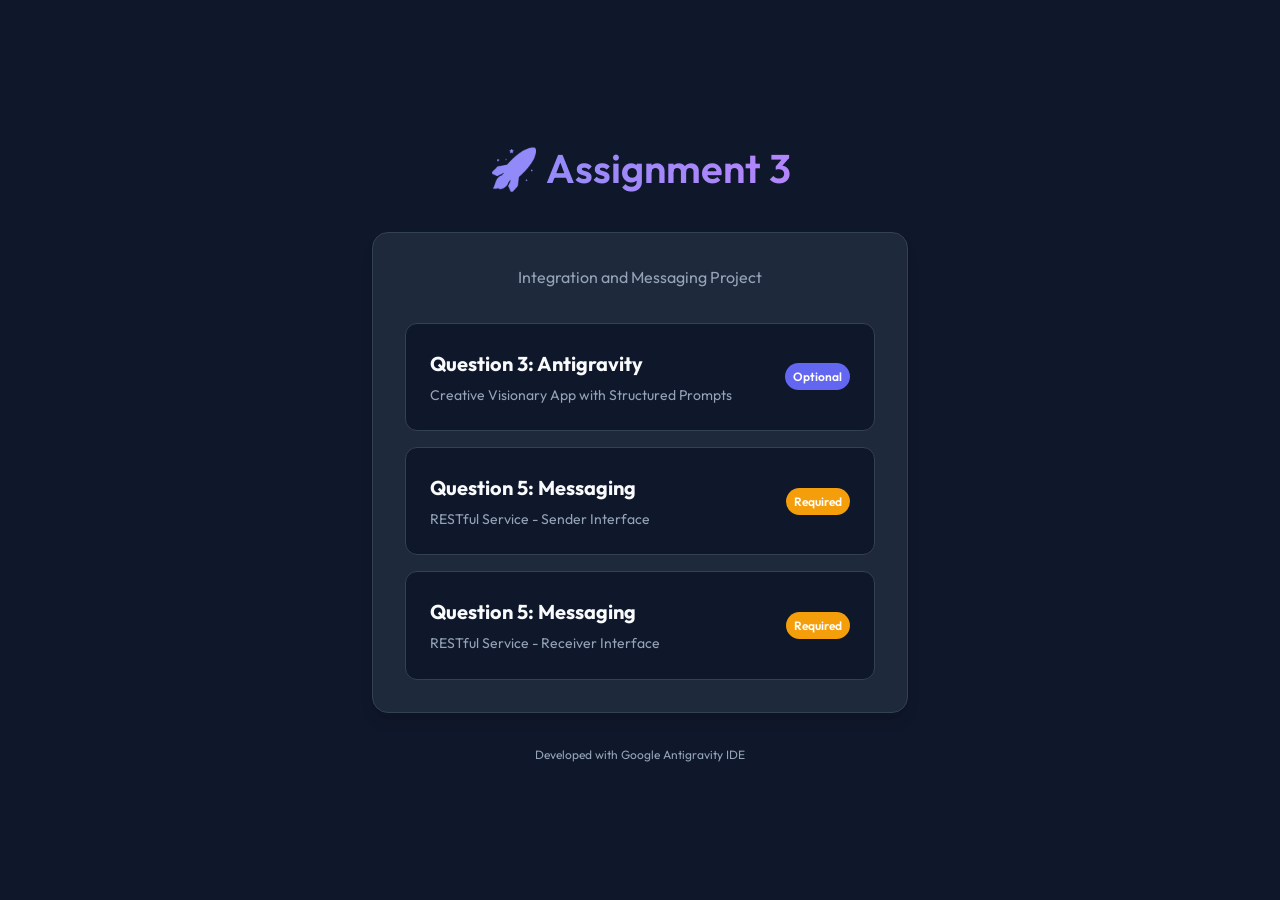
<file: A3/static/index.html>
<!DOCTYPE html>
<html lang="en">

<head>
    <meta charset="UTF-8">
    <meta name="viewport" content="width=device-width, initial-scale=1.0">
    <title>CSE446 Assignment 3 - Home</title>
    <link rel="stylesheet" href="style.css">
    <link href="https://fonts.googleapis.com/css2?family=Outfit:wght@300;400;600&display=swap" rel="stylesheet">
    <style>
        .menu {
            display: flex;
            flex-direction: column;
            gap: 1rem;
            margin-top: 2rem;
        }

        .menu-item {
            display: flex;
            justify-content: space-between;
            align-items: center;
            background-color: var(--bg);
            border: 1px solid var(--border);
            padding: 1.5rem;
            border-radius: 0.75rem;
            text-decoration: none;
            color: var(--text);
            transition: transform 0.2s, border-color 0.2s;
        }

        .menu-item:hover {
            transform: translateY(-2px);
            border-color: var(--primary);
        }

        .item-info h2 {
            font-size: 1.25rem;
            margin-bottom: 0.25rem;
            background: none;
            -webkit-text-fill-color: initial;
            text-align: left;
        }

        .item-info p {
            font-size: 0.875rem;
            color: var(--text-muted);
        }

        .badge {
            background-color: var(--primary);
            color: white;
            font-size: 0.75rem;
            padding: 0.25rem 0.5rem;
            border-radius: 99px;
            font-weight: 600;
        }
    </style>
</head>

<body>
    <div class="container">
        <h1>🚀 Assignment 3</h1>
        <div class="card">
            <p style="text-align: center; color: var(--text-muted); margin-bottom: 1rem;">
                Integration and Messaging Project
            </p>

            <div class="menu">
                <a href="antigravity_app.html" class="menu-item">
                    <div class="item-info">
                        <h2>Question 3: Antigravity</h2>
                        <p>Creative Visionary App with Structured Prompts</p>
                    </div>
                    <span class="badge">Optional</span>
                </a>

                <a href="sender.html" class="menu-item">
                    <div class="item-info">
                        <h2>Question 5: Messaging</h2>
                        <p>RESTful Service - Sender Interface</p>
                    </div>
                    <span class="badge" style="background-color: #f59e0b;">Required</span>
                </a>

                <a href="receiver.html" class="menu-item">
                    <div class="item-info">
                        <h2>Question 5: Messaging</h2>
                        <p>RESTful Service - Receiver Interface</p>
                    </div>
                    <span class="badge" style="background-color: #f59e0b;">Required</span>
                </a>
            </div>
        </div>
        <div style="margin-top: 2rem; text-align: center; color: var(--text-muted); font-size: 0.75rem;">
            Developed with Google Antigravity IDE
        </div>
    </div>
</body>

</html>
</file>
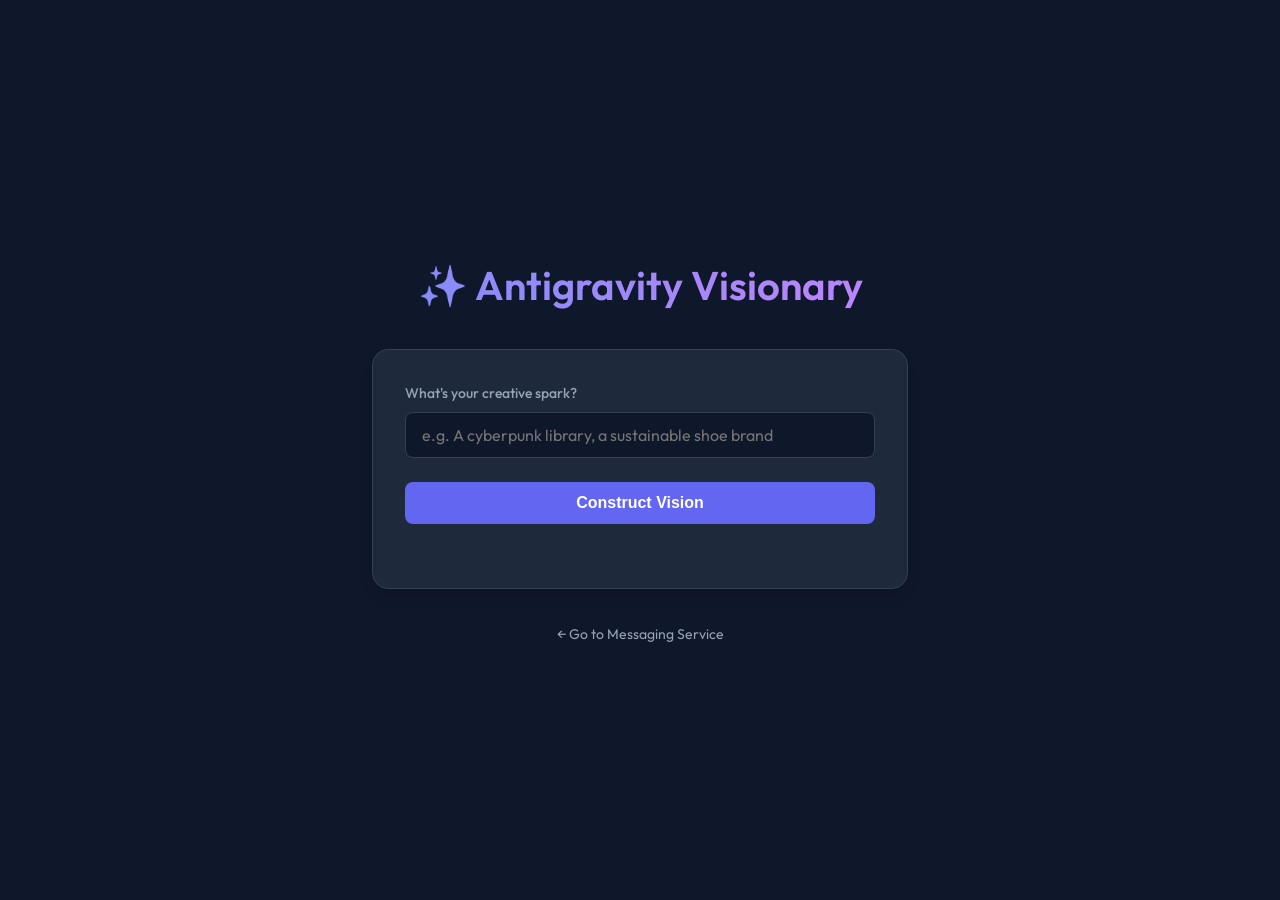
<file: A3/static/antigravity_app.html>
<!DOCTYPE html>
<html lang="en">

<head>
    <meta charset="UTF-8">
    <meta name="viewport" content="width=device-width, initial-scale=1.0">
    <title>Antigravity - Creative Vision Board</title>
    <link rel="stylesheet" href="style.css">
    <link href="https://fonts.googleapis.com/css2?family=Outfit:wght@300;400;600&display=swap" rel="stylesheet">
    <style>
        .vision-grid {
            margin-top: 2rem;
            display: grid;
            grid-template-columns: 1fr;
            gap: 1.5rem;
        }

        .vision-item {
            background: linear-gradient(135deg, rgba(99, 102, 241, 0.1), rgba(192, 132, 252, 0.1));
            border: 1px solid var(--border);
            border-radius: 1rem;
            padding: 1.5rem;
            position: relative;
        }

        .vision-title {
            color: var(--primary);
            font-weight: 600;
            margin-bottom: 0.5rem;
        }

        .vision-body {
            font-size: 0.875rem;
            color: var(--text-muted);
        }

        .loader {
            display: none;
            text-align: center;
            padding: 1rem;
        }

        .loader span {
            display: inline-block;
            width: 8px;
            height: 8px;
            background: var(--primary);
            border-radius: 50%;
            margin: 0 4px;
            animation: bounce 0.6s infinite alternate;
        }

        .loader span:nth-child(2) {
            animation-delay: 0.2s;
        }

        .loader span:nth-child(3) {
            animation-delay: 0.4s;
        }

        @keyframes bounce {
            to {
                transform: translateY(-10px);
            }
        }
    </style>
</head>

<body>
    <div class="container">
        <h1>✨ Antigravity Visionary</h1>
        <div class="card">
            <div class="form-group">
                <label for="topic">What's your creative spark?</label>
                <input type="text" id="topic" placeholder="e.g. A cyberpunk library, a sustainable shoe brand">
            </div>
            <button id="generateBtn" onclick="generateVision()">Construct Vision</button>

            <div id="loader" class="loader">
                <span></span><span></span><span></span>
                <p>Synthesizing prompts...</p>
            </div>

            <div id="visionBoard" class="vision-grid">
                <!-- Vision items appear here -->
            </div>
        </div>
        <nav>
            <a href="sender.html">← Go to Messaging Service</a>
        </nav>
    </div>

    <script>
        function getApiBase() {
            if (window.location.protocol.startsWith('http')) {
                return `${window.location.protocol}//${window.location.host}`;
            }
            return 'http://localhost:5000';
        }

        // Mocking the "Structured Prompts" and "Data Source" logic for the assignment
        // In a real Antigravity IDE, these would be handled by the platform.
        // For the submission, we simulate the logic flow.

        async function generateVision() {
            const topic = document.getElementById('topic').value;
            const board = document.getElementById('visionBoard');
            const loader = document.getElementById('loader');
            const apiBase = getApiBase();

            if (!topic) return;

            loader.style.display = 'block';
            board.innerHTML = '';

            // Simulate "Structured Prompts" sequence
            const steps = [
                { title: "Core Concept", content: `A unique vision centered around "${topic}" with a focus on innovative aesthetics.` },
                { title: "Visual Language", content: "Deep purples, translucent materials, and floating geometric icons." },
                { title: "Narrative Hook", content: "Where memories are stored in glass spheres, waiting to be read." }
            ];

            // Simulate processing time
            for (let step of steps) {
                await new Promise(r => setTimeout(r, 800));
                const item = document.createElement('div');
                item.className = 'vision-item';
                item.innerHTML = `
                    <div class="vision-title">${step.title}</div>
                    <div class="vision-body">${step.content}</div>
                `;
                board.appendChild(item);
            }

            loader.style.display = 'none';

            // Save to "Data Source" (disk file via backend)
            try {
                await fetch(`${apiBase}/saveVision`, {
                    method: 'POST',
                    headers: { 'Content-Type': 'application/json' },
                    body: JSON.stringify({ topic, vision: steps })
                });
            } catch (e) {
                console.error("Failed to save history", e);
            }
        }
    </script>
</body>

</html>
</file>
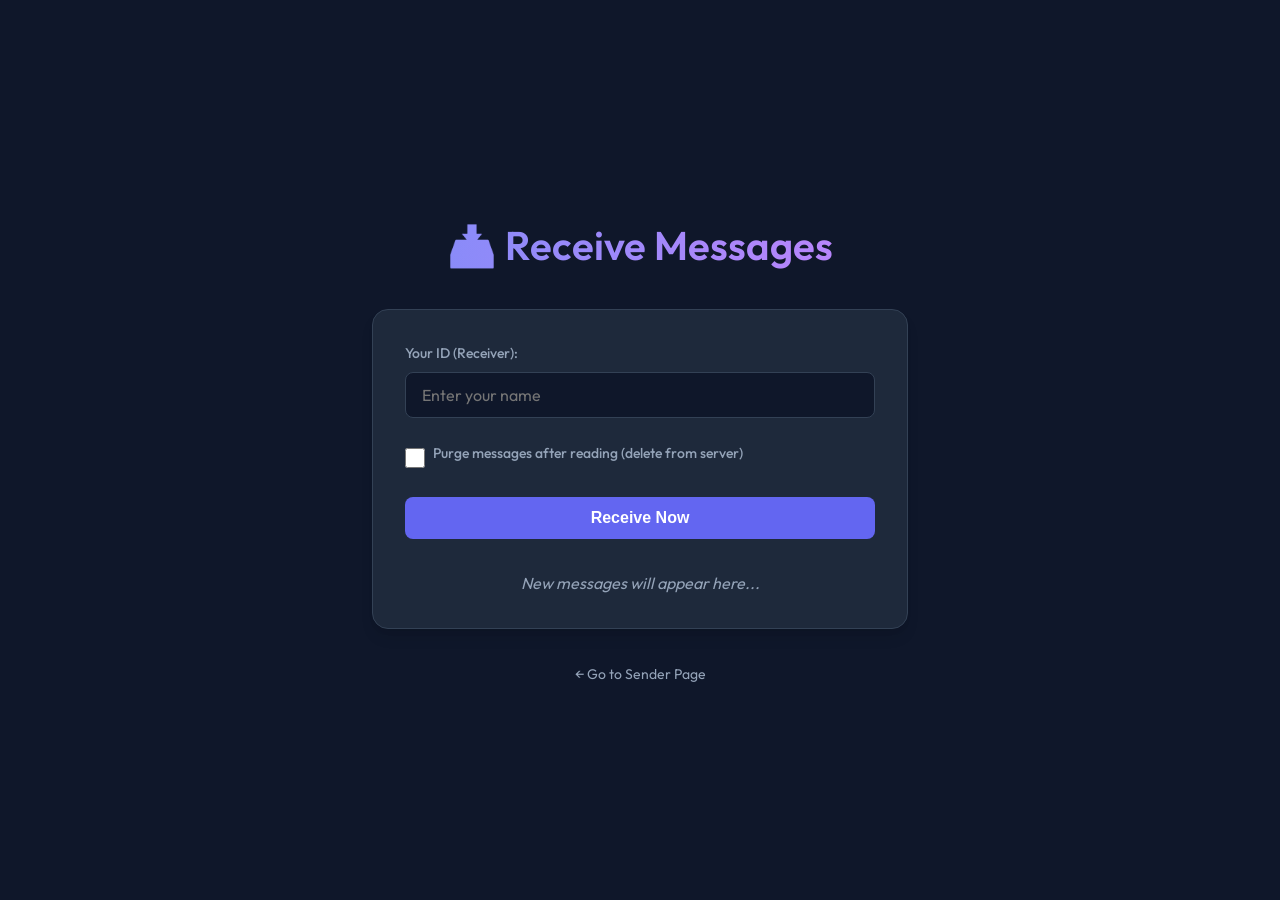
<file: A3/static/receiver.html>
<!DOCTYPE html>
<html lang="en">

<head>
    <meta charset="UTF-8">
    <meta name="viewport" content="width=device-width, initial-scale=1.0">
    <title>Messaging Service - Receiver</title>
    <link rel="stylesheet" href="style.css">
    <link href="https://fonts.googleapis.com/css2?family=Outfit:wght@300;400;600&display=swap" rel="stylesheet">
</head>

<body>
    <div class="container">
        <h1>📥 Receive Messages</h1>
        <div class="card">
            <div class="form-group">
                <label for="receiverID">Your ID (Receiver):</label>
                <input type="text" id="receiverID" placeholder="Enter your name">
            </div>
            <div class="form-group checkbox-group">
                <input type="checkbox" id="purge">
                <label for="purge">Purge messages after reading (delete from server)</label>
            </div>
            <button id="receiveBtn" onclick="receiveMessages()">Receive Now</button>

            <div id="messagesList" class="messages-container">
                <p class="placeholder">New messages will appear here...</p>
            </div>
        </div>
        <nav>
            <a href="sender.html">← Go to Sender Page</a>
        </nav>
    </div>

    <script>
        function getApiBase() {
            if (window.location.protocol.startsWith('http')) {
                return `${window.location.protocol}//${window.location.host}`;
            }
            return 'http://localhost:5000';
        }

        async function receiveMessages() {
            const receiverID = document.getElementById('receiverID').value;
            const purge = document.getElementById('purge').checked;
            const listDiv = document.getElementById('messagesList');
            const apiBase = getApiBase();

            if (!receiverID) {
                listDiv.innerHTML = '<p class="error">Please enter your Receiver ID.</p>';
                return;
            }

            try {
                const qs = `receiverID=${encodeURIComponent(receiverID)}&purge=${purge}`;
                const response = await fetch(`${apiBase}/receiveMsg?${qs}`);

                if (response.ok) {
                    const messages = await response.json();
                    if (messages.length === 0) {
                        listDiv.innerHTML = '<p class="info">No new messages.</p>';
                    } else {
                        listDiv.innerHTML = messages.map(m => `
                            <div class="message-item">
                                <div class="message-header">
                                    <strong>From: ${m.senderID}</strong>
                                    <span>${new Date(m.timestamp).toLocaleTimeString()}</span>
                                </div>
                                <div class="message-content">${m.msg}</div>
                            </div>
                        `).join('');
                    }
                } else {
                    listDiv.innerHTML = '<p class="error">Failed to fetch messages.</p>';
                }
            } catch (error) {
                listDiv.innerHTML = '<p class="error">Service not reachable. Make sure app.py is running.</p>';
            }
        }
    </script>
</body>

</html>
</file>
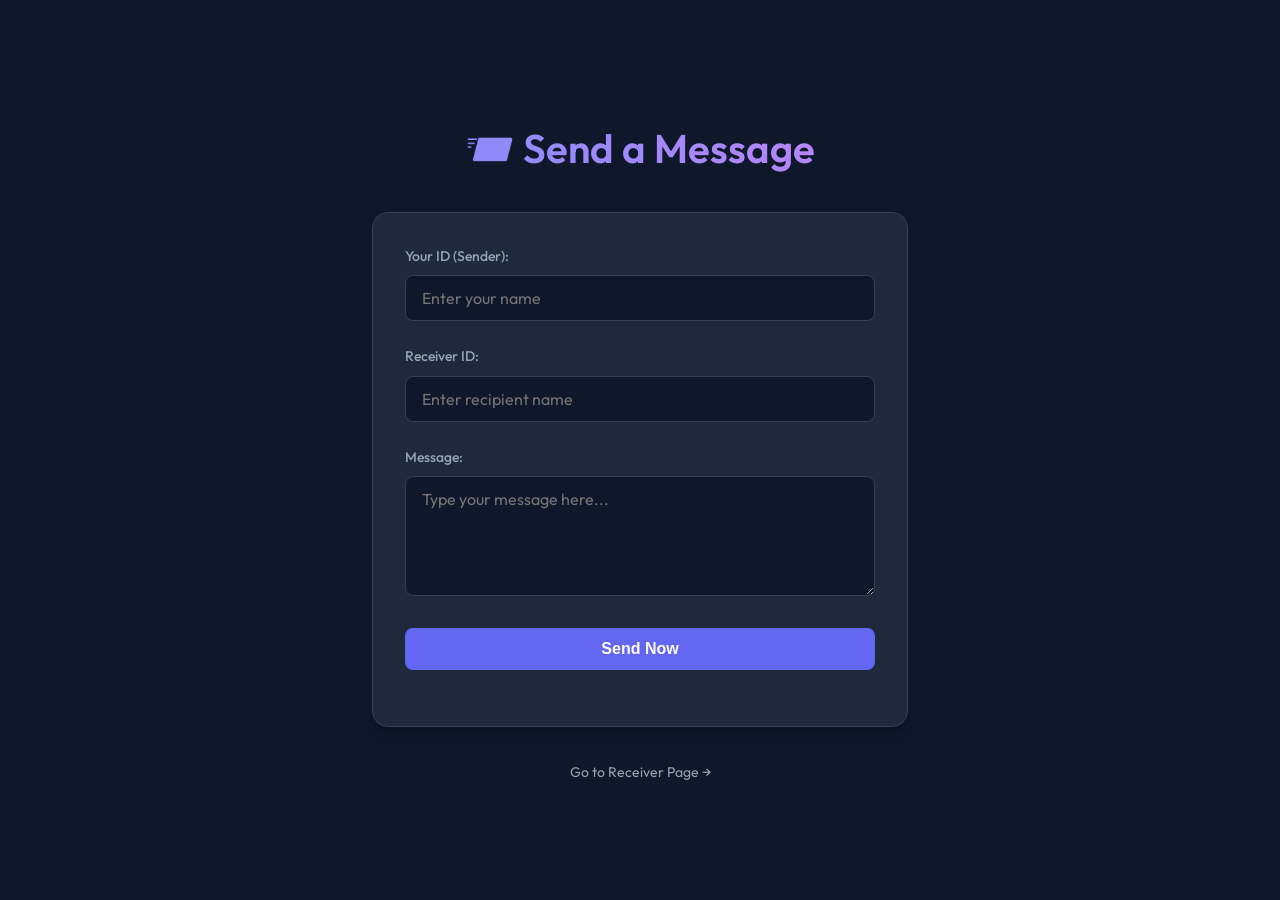
<file: A3/static/sender.html>
<!DOCTYPE html>
<html lang="en">
<head>
    <meta charset="UTF-8">
    <meta name="viewport" content="width=device-width, initial-scale=1.0">
    <title>Messaging Service - Sender</title>
    <link rel="stylesheet" href="style.css">
    <link href="https://fonts.googleapis.com/css2?family=Outfit:wght@300;400;600&display=swap" rel="stylesheet">
</head>
<body>
    <div class="container">
        <h1>📨 Send a Message</h1>
        <div class="card">
            <div class="form-group">
                <label for="senderID">Your ID (Sender):</label>
                <input type="text" id="senderID" placeholder="Enter your name">
            </div>
            <div class="form-group">
                <label for="receiverID">Receiver ID:</label>
                <input type="text" id="receiverID" placeholder="Enter recipient name">
            </div>
            <div class="form-group">
                <label for="msg">Message:</label>
                <textarea id="msg" placeholder="Type your message here..."></textarea>
            </div>
            <button id="sendBtn" onclick="sendMessage()">Send Now</button>
            <div id="status"></div>
        </div>
        <nav>
            <a href="receiver.html">Go to Receiver Page →</a>
        </nav>
    </div>

    <script>
        function getApiBase() {
            if (window.location.protocol.startsWith('http')) {
                return `${window.location.protocol}//${window.location.host}`;
            }
            return 'http://localhost:5000';
        }

        async function sendMessage() {
            const senderID = document.getElementById('senderID').value;
            const receiverID = document.getElementById('receiverID').value;
            const msg = document.getElementById('msg').value;
            const statusDiv = document.getElementById('status');
            const apiBase = getApiBase();

            if (!senderID || !receiverID || !msg) {
                statusDiv.innerHTML = '<p class="error">Please fill in all fields.</p>';
                return;
            }

            try {
                const response = await fetch(`${apiBase}/sendMsg`, {
                    method: 'POST',
                    headers: { 'Content-Type': 'application/json' },
                    body: JSON.stringify({ senderID, receiverID, msg })
                });

                if (response.ok) {
                    statusDiv.innerHTML = '<p class="success">Message sent successfully!</p>';
                    document.getElementById('msg').value = '';
                } else {
                    statusDiv.innerHTML = '<p class="error">Failed to send message.</p>';
                }
            } catch (error) {
                statusDiv.innerHTML = '<p class="error">Service not reachable. Make sure app.py is running.</p>';
            }
        }
    </script>
</body>
</html>
</file>
<file: A3/static/style.css>
:root {
    --primary: #6366f1;
    --primary-hover: #4f46e5;
    --bg: #0f172a;
    --card-bg: #1e293b;
    --text: #f8fafc;
    --text-muted: #94a3b8;
    --border: #334155;
    --success: #22c55e;
    --error: #ef4444;
}

* {
    box-sizing: border-box;
    margin: 0;
    padding: 0;
}

body {
    font-family: 'Outfit', sans-serif;
    background-color: var(--bg);
    color: var(--text);
    line-height: 1.6;
    display: flex;
    justify-content: center;
    align-items: center;
    min-height: 100vh;
}

.container {
    width: 100%;
    max-width: 600px;
    padding: 2rem;
}

h1 {
    font-size: 2.5rem;
    font-weight: 600;
    margin-bottom: 2rem;
    text-align: center;
    background: linear-gradient(to right, #818cf8, #c084fc);
    -webkit-background-clip: text;
    background-clip: text;
    -webkit-text-fill-color: transparent;
}

.card {
    background-color: var(--card-bg);
    border: 1px solid var(--border);
    border-radius: 1rem;
    padding: 2rem;
    box-shadow: 0 10px 15px -3px rgba(0, 0, 0, 0.1), 0 4px 6px -2px rgba(0, 0, 0, 0.05);
}

.form-group {
    margin-bottom: 1.5rem;
}

label {
    display: block;
    font-size: 0.875rem;
    font-weight: 500;
    margin-bottom: 0.5rem;
    color: var(--text-muted);
}

input[type="text"],
textarea {
    width: 100%;
    background-color: var(--bg);
    border: 1px solid var(--border);
    border-radius: 0.5rem;
    padding: 0.75rem 1rem;
    color: var(--text);
    font-family: inherit;
    font-size: 1rem;
    transition: border-color 0.2s;
}

input:focus,
textarea:focus {
    outline: none;
    border-color: var(--primary);
}

textarea {
    min-height: 120px;
    resize: vertical;
}

button {
    width: 100%;
    background-color: var(--primary);
    color: white;
    border: none;
    border-radius: 0.5rem;
    padding: 0.75rem 1rem;
    font-size: 1rem;
    font-weight: 600;
    cursor: pointer;
    transition: background-color 0.2s, transform 0.1s;
}

button:hover {
    background-color: var(--primary-hover);
}

button:active {
    transform: scale(0.98);
}

.checkbox-group {
    display: flex;
    align-items: center;
    gap: 0.5rem;
}

input[type="checkbox"] {
    width: 1.25rem;
    height: 1.25rem;
    accent-color: var(--primary);
}

#status,
.info,
.error,
.success {
    margin-top: 1.5rem;
    text-align: center;
    font-size: 0.875rem;
}

.success {
    color: var(--success);
}

.error {
    color: var(--error);
}

.info {
    color: var(--text-muted);
}

nav {
    margin-top: 2rem;
    text-align: center;
}

nav a {
    color: var(--text-muted);
    text-decoration: none;
    font-size: 0.875rem;
    transition: color 0.2s;
}

nav a:hover {
    color: var(--primary);
}

/* Messaging List Styles */
.messages-container {
    margin-top: 2rem;
    display: flex;
    flex-direction: column;
    gap: 1rem;
}

.message-item {
    background-color: var(--bg);
    border: 1px solid var(--border);
    border-radius: 0.75rem;
    padding: 1rem;
}

.message-header {
    display: flex;
    justify-content: space-between;
    font-size: 0.75rem;
    margin-bottom: 0.5rem;
    color: var(--text-muted);
}

.message-header strong {
    color: var(--primary);
}

.message-content {
    font-size: 0.9375rem;
}

.placeholder {
    text-align: center;
    color: var(--text-muted);
    font-style: italic;
}
</file>
